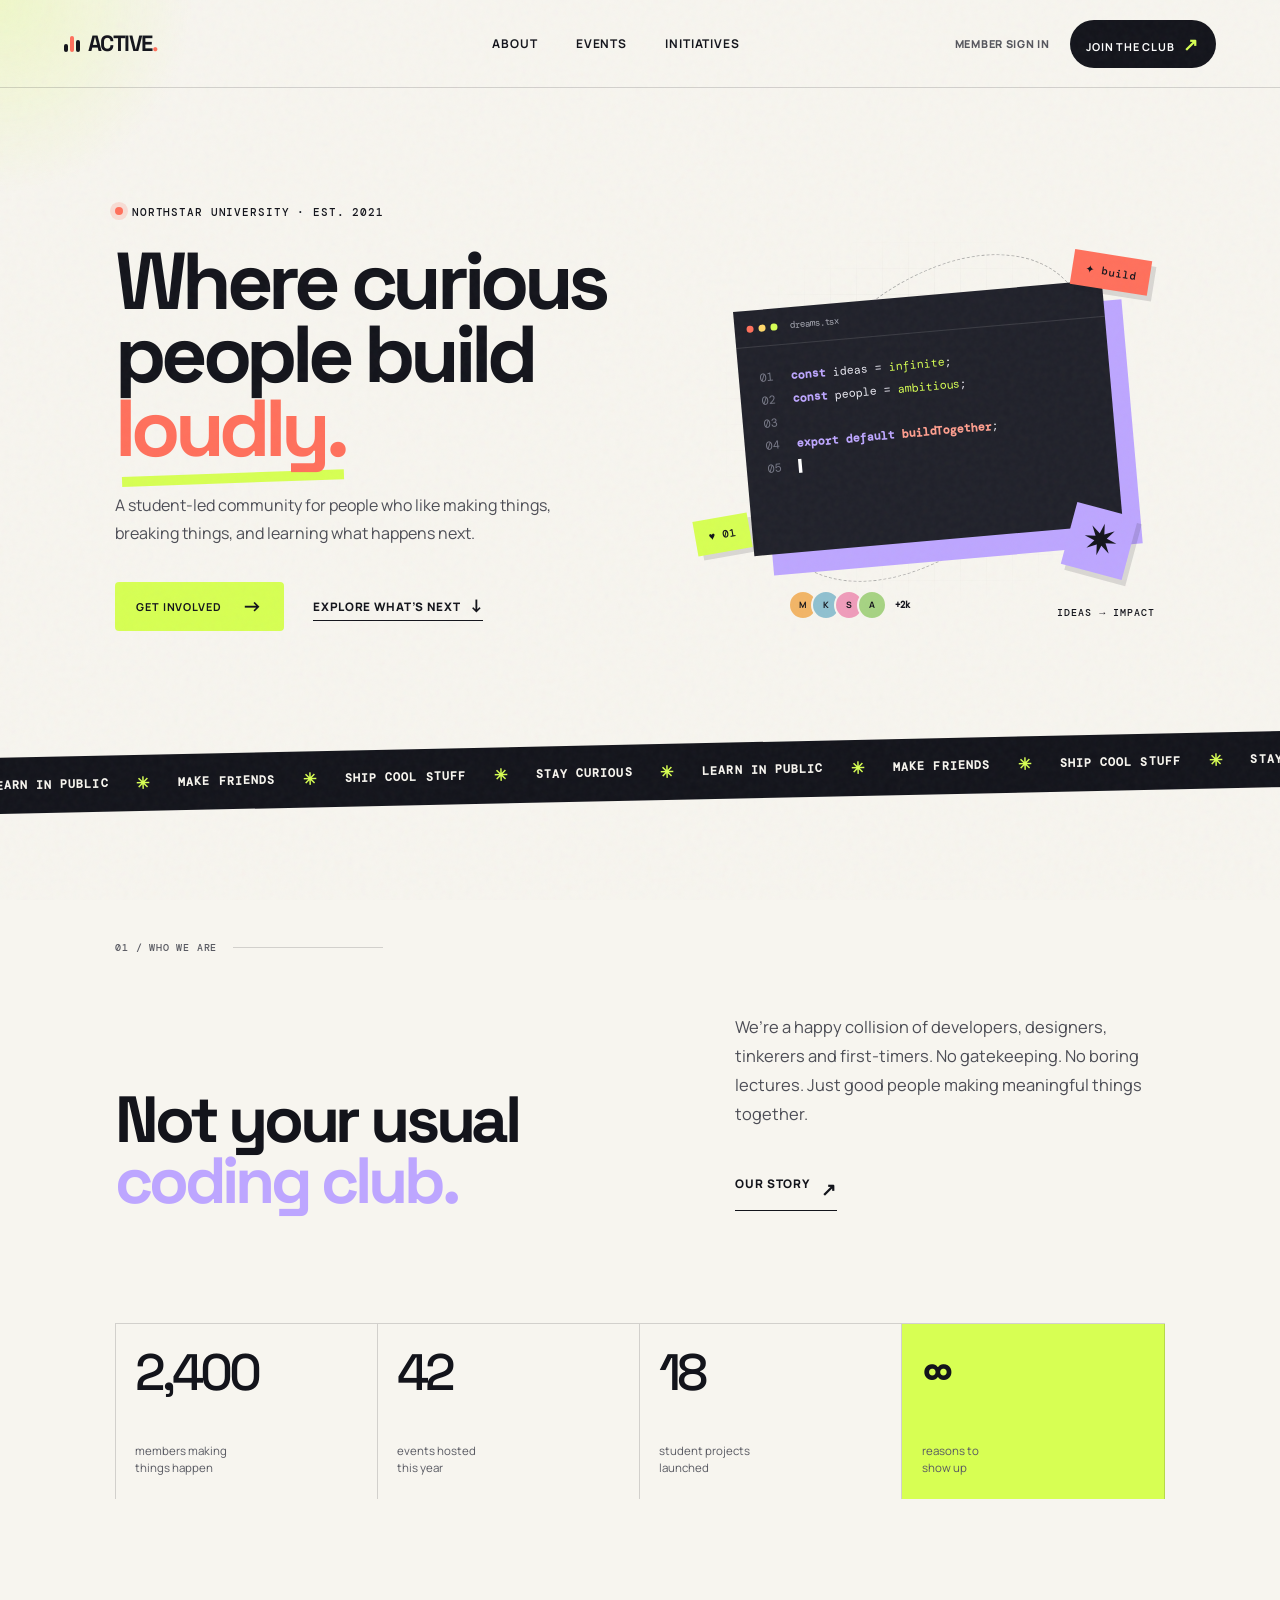
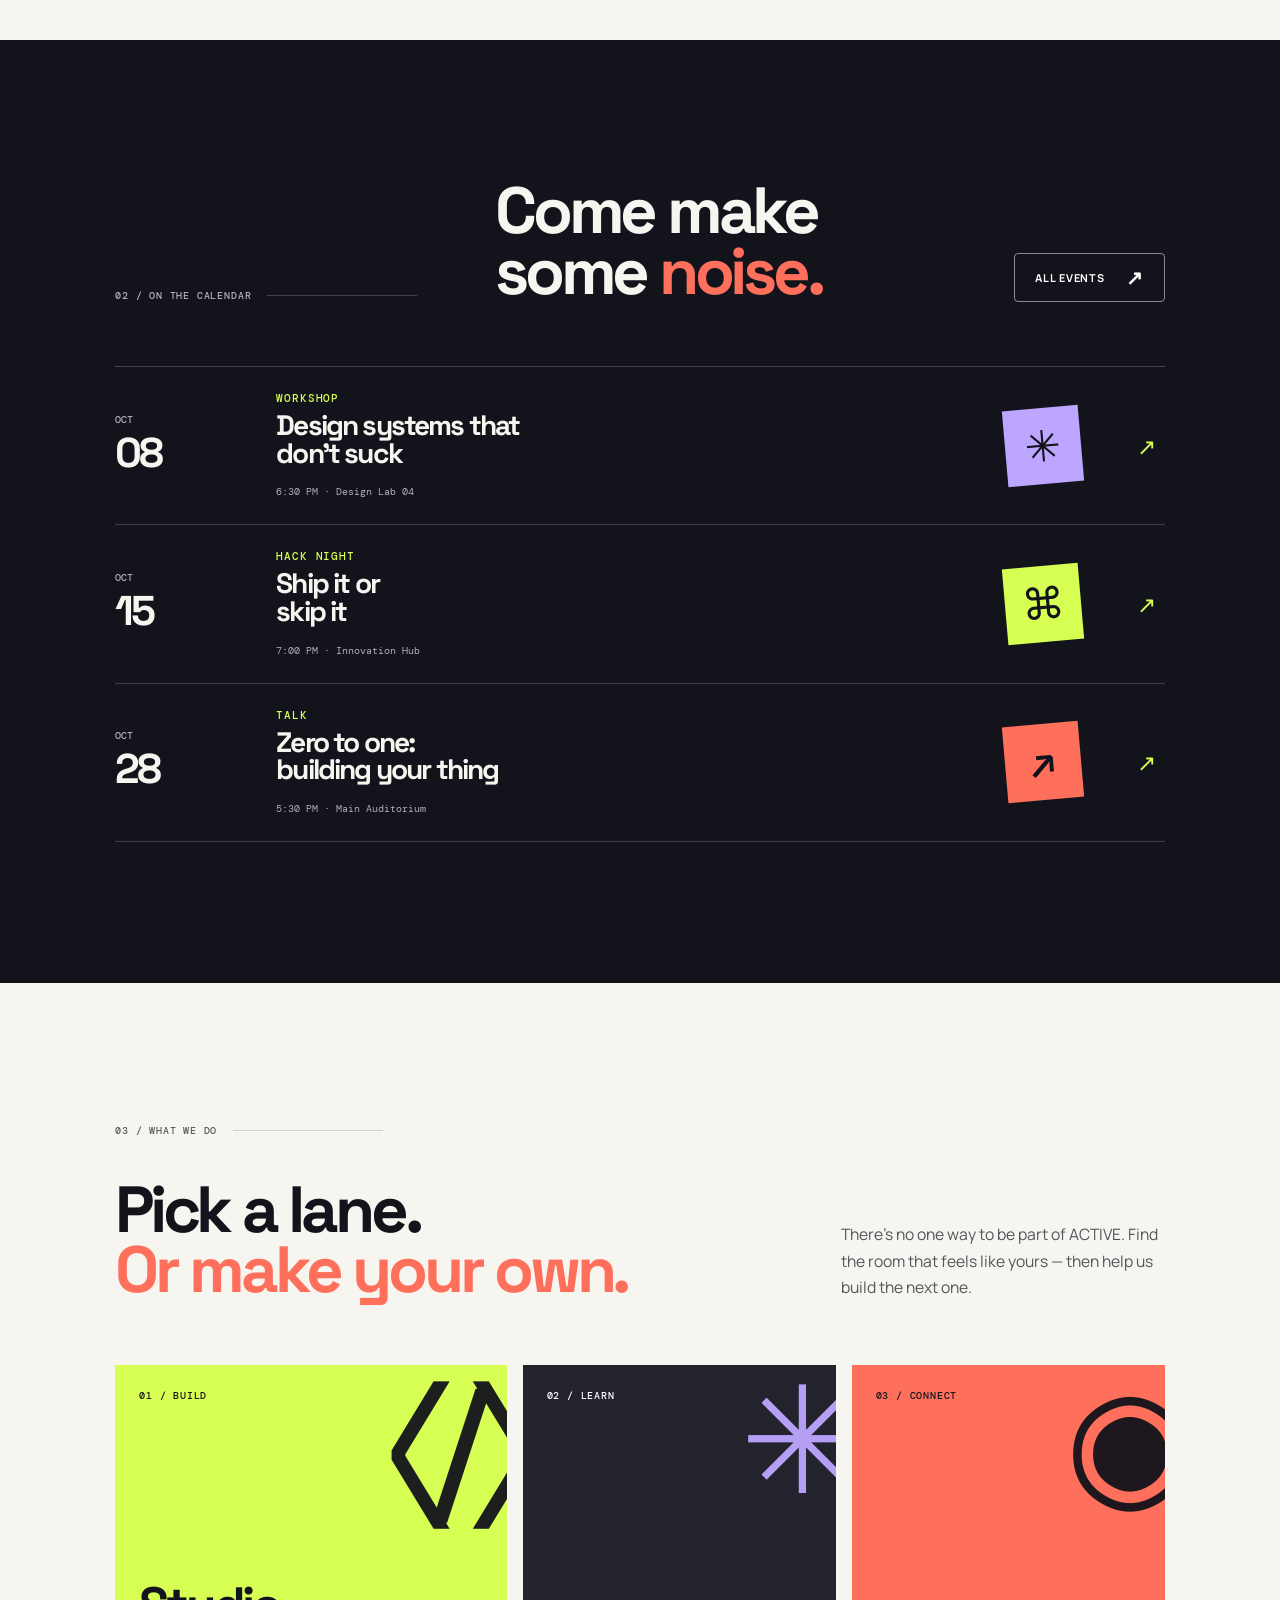
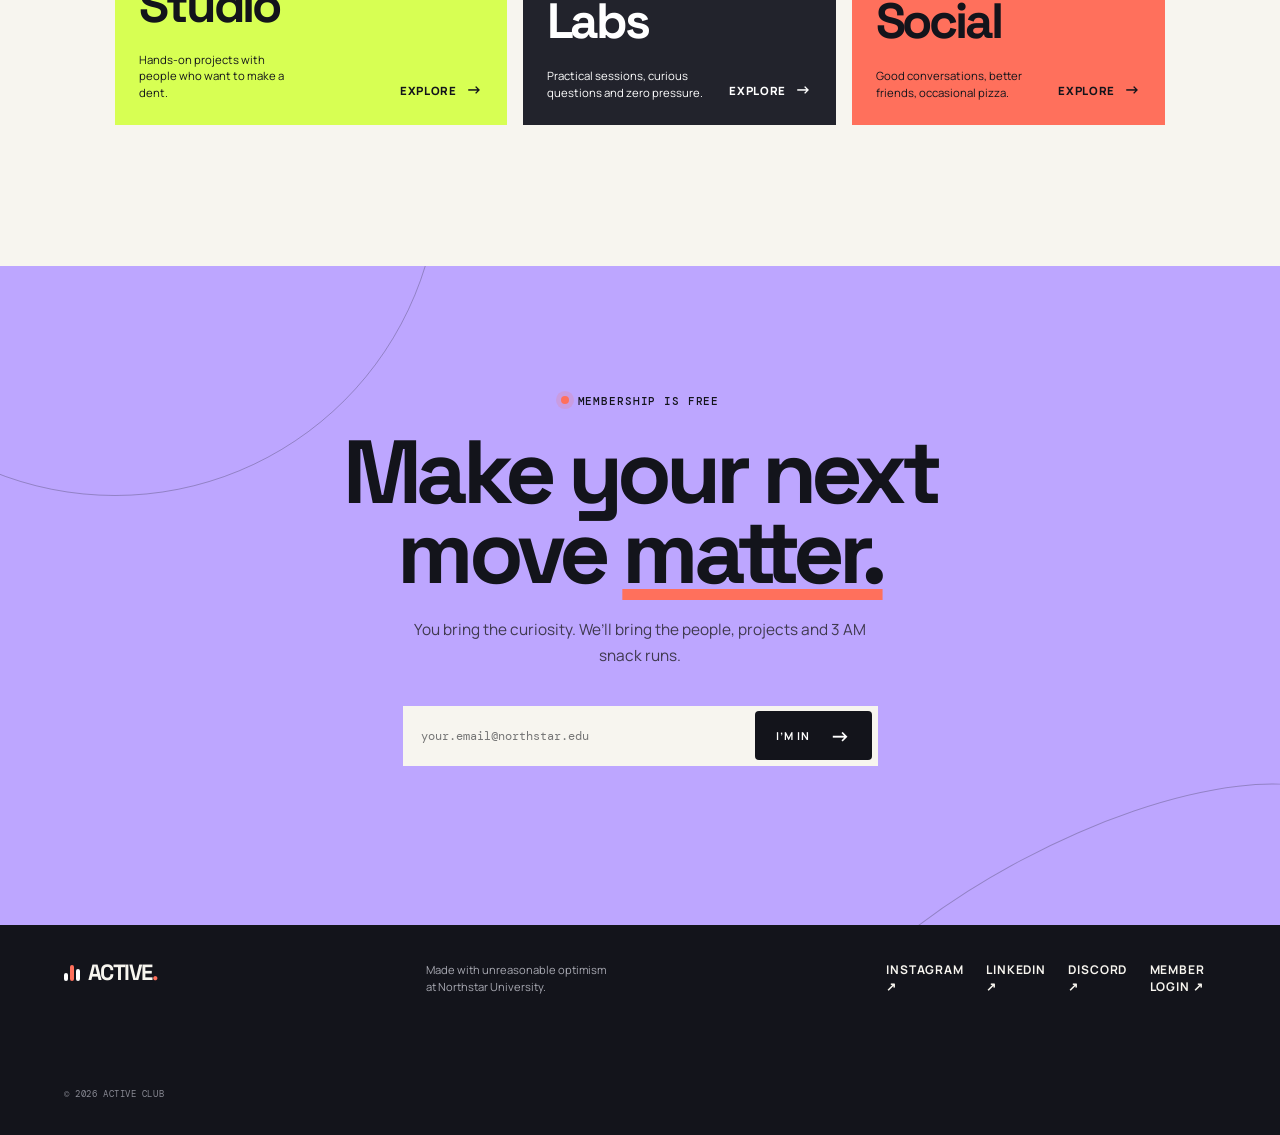
<file: index.html>
<!doctype html>
<html lang="en">
  <head>
    <meta charset="UTF-8" />
    <meta name="viewport" content="width=device-width, initial-scale=1.0" />
    <meta name="description" content="Active — a student-led developer community at Northstar University." />
    <title>ACTIVE — Northstar Dev Club</title>
    <link rel="preconnect" href="https://fonts.googleapis.com" />
    <link rel="preconnect" href="https://fonts.gstatic.com" crossorigin />
    <link href="https://fonts.googleapis.com/css2?family=DM+Mono:wght@400;500&amp;family=Manrope:wght@400;500;600;700;800&amp;family=Space+Grotesk:wght@400;500;600;700&amp;display=swap" rel="stylesheet" />
    <link rel="stylesheet" href="styles.css" />
  </head>
  <body>
    <div class="noise" aria-hidden="true"></div>
    <div class="cursor-glow" aria-hidden="true"></div>

    <header class="site-header">
      <a class="brand" href="#top" aria-label="Active home">
        <span class="brand-mark"><i></i><i></i><i></i></span>
        <span>ACTIVE<span class="brand-dot">.</span></span>
      </a>

      <nav class="desktop-nav" aria-label="Main navigation">
        <a href="#about">About</a>
        <a href="#events">Events</a>
        <a href="#initiatives">Initiatives</a>
      </nav>
      <div class="header-actions">
        <a class="member-login desktop-login" href="login.html">Member sign in</a>
        <a class="nav-cta desktop-cta" href="#join">Join the club <span>↗</span></a>
      </div>
      <button class="menu-toggle" aria-label="Open menu" aria-expanded="false"><span></span><span></span></button>
    </header>

    <main id="top">
      <section class="hero" aria-labelledby="hero-title">
        <div class="hero-copy reveal">
          <p class="eyebrow"><span class="pulse"></span>Northstar University · Est. 2021</p>
          <h1 id="hero-title">Where curious<br />people build <em>loudly.</em></h1>
          <p class="hero-description">A student-led community for people who like making things, breaking things, and learning what happens next.</p>
          <div class="hero-actions">
            <a class="button button-primary" href="#join">Get involved <span>→</span></a>
            <a class="text-link" href="#events">Explore what’s next <span>↓</span></a>
          </div>
        </div>

        <div class="hero-visual reveal reveal-delay" aria-label="Animated club activity graphic">
          <div class="visual-orbit orbit-one"></div>
          <div class="visual-orbit orbit-two"></div>
          <div class="visual-grid"></div>
          <div class="code-window">
            <div class="window-bar"><span></span><span></span><span></span><b>dreams.tsx</b></div>
            <div class="code-lines">
              <p><span>01</span><b>const</b> ideas = <i>infinite</i>;</p>
              <p><span>02</span><b>const</b> people = <i>ambitious</i>;</p>
              <p><span>03</span></p>
              <p><span>04</span><b>export default</b> <strong>buildTogether</strong>;</p>
              <p><span>05</span><em>▍</em></p>
            </div>
          </div>
          <div class="floating-chip chip-star">✦ build</div>
          <div class="floating-chip chip-heart">♥ 01</div>
          <div class="floating-chip chip-spark">✷</div>
          <div class="avatar-stack" aria-label="Club members">
            <span class="avatar avatar-1">M</span><span class="avatar avatar-2">K</span><span class="avatar avatar-3">S</span><span class="avatar avatar-4">A</span><span class="avatar-count">+2k</span>
          </div>
          <p class="visual-caption">ideas → impact</p>
        </div>
      </section>

      <section class="ticker" aria-label="Club values">
        <div class="ticker-track">
          <span>LEARN IN PUBLIC <b>✳</b></span><span>MAKE FRIENDS <b>✳</b></span><span>SHIP COOL STUFF <b>✳</b></span><span>STAY CURIOUS <b>✳</b></span>
          <span>LEARN IN PUBLIC <b>✳</b></span><span>MAKE FRIENDS <b>✳</b></span><span>SHIP COOL STUFF <b>✳</b></span><span>STAY CURIOUS <b>✳</b></span>
        </div>
      </section>

      <section class="manifesto section-pad" id="about">
        <div class="section-label reveal"><span>01 / WHO WE ARE</span><span class="label-line"></span></div>
        <div class="manifesto-grid">
          <h2 class="reveal">Not your usual<br /><span>coding club.</span></h2>
          <div class="manifesto-copy reveal reveal-delay">
            <p>We’re a happy collision of developers, designers, tinkerers and first-timers. No gatekeeping. No boring lectures. Just good people making meaningful things together.</p>
            <a class="arrow-link" href="#initiatives">Our story <span>↗</span></a>
          </div>
        </div>
        <div class="stats-grid">
          <article class="stat-card reveal"><strong data-target="2400">0</strong><span>members making<br />things happen</span></article>
          <article class="stat-card reveal reveal-delay"><strong data-target="42">0</strong><span>events hosted<br />this year</span></article>
          <article class="stat-card reveal reveal-delay-2"><strong data-target="18">0</strong><span>student projects<br />launched</span></article>
          <article class="stat-card stat-card-highlight reveal reveal-delay-3"><strong>∞</strong><span>reasons to<br />show up</span></article>
        </div>
      </section>

      <section class="events section-pad" id="events">
        <div class="section-heading">
          <div class="section-label reveal"><span>02 / ON THE CALENDAR</span><span class="label-line"></span></div>
          <h2 class="reveal">Come make<br />some <em>noise.</em></h2>
          <a class="button button-outline reveal" href="#join">All events <span>↗</span></a>
        </div>
        <div class="event-list">
          <article class="event-card reveal">
            <div class="event-date"><b>OCT</b><strong>08</strong></div>
            <div class="event-info"><p class="event-type">WORKSHOP</p><h3>Design systems that<br />don’t suck</h3><span>6:30 PM · Design Lab 04</span></div>
            <div class="event-art art-purple"><span>✳</span></div>
            <a href="#join" aria-label="Learn about Design systems workshop">↗</a>
          </article>
          <article class="event-card reveal">
            <div class="event-date"><b>OCT</b><strong>15</strong></div>
            <div class="event-info"><p class="event-type">HACK NIGHT</p><h3>Ship it or<br />skip it</h3><span>7:00 PM · Innovation Hub</span></div>
            <div class="event-art art-lime"><span>⌘</span></div>
            <a href="#join" aria-label="Learn about Hack Night">↗</a>
          </article>
          <article class="event-card reveal">
            <div class="event-date"><b>OCT</b><strong>28</strong></div>
            <div class="event-info"><p class="event-type">TALK</p><h3>Zero to one:<br />building your thing</h3><span>5:30 PM · Main Auditorium</span></div>
            <div class="event-art art-orange"><span>↗</span></div>
            <a href="#join" aria-label="Learn about Zero to one talk">↗</a>
          </article>
        </div>
      </section>

      <section class="initiatives section-pad" id="initiatives">
        <div class="section-label reveal"><span>03 / WHAT WE DO</span><span class="label-line"></span></div>
        <div class="initiative-intro">
          <h2 class="reveal">Pick a lane.<br /><em>Or make your own.</em></h2>
          <p class="reveal">There’s no one way to be part of ACTIVE. Find the room that feels like yours — then help us build the next one.</p>
        </div>
        <div class="initiative-grid">
          <article class="initiative-card initiative-featured reveal">
            <p>01 / BUILD</p><span class="initiative-icon">⟨/⟩</span><h3>Studio</h3><div><span>Hands-on projects with people who want to make a dent.</span><a href="#join">Explore <b>→</b></a></div>
          </article>
          <article class="initiative-card initiative-dark reveal reveal-delay">
            <p>02 / LEARN</p><span class="initiative-icon">✳</span><h3>Labs</h3><div><span>Practical sessions, curious questions and zero pressure.</span><a href="#join">Explore <b>→</b></a></div>
          </article>
          <article class="initiative-card initiative-coral reveal reveal-delay-2">
            <p>03 / CONNECT</p><span class="initiative-icon">◉</span><h3>Social</h3><div><span>Good conversations, better friends, occasional pizza.</span><a href="#join">Explore <b>→</b></a></div>
          </article>
        </div>
      </section>

      <section class="join" id="join">
        <div class="join-shape shape-a"></div><div class="join-shape shape-b"></div>
        <p class="eyebrow"><span class="pulse"></span>MEMBERSHIP IS FREE</p>
        <h2>Make your next<br />move <em>matter.</em></h2>
        <p>You bring the curiosity. We’ll bring the people, projects and 3 AM snack runs.</p>
        <form class="join-form" id="join-form">
          <label class="sr-only" for="email">Your university email</label>
          <input id="email" name="email" type="email" placeholder="your.email@northstar.edu" required />
          <button class="button button-dark" type="submit">I’m in <span>→</span></button>
        </form>
        <p class="form-message" aria-live="polite"></p>
      </section>
    </main>

    <footer>
      <a class="brand" href="#top"><span class="brand-mark"><i></i><i></i><i></i></span><span>ACTIVE<span class="brand-dot">.</span></span></a>
      <p>Made with unreasonable optimism<br />at Northstar University.</p>
      <div class="footer-links"><a href="#top">Instagram ↗</a><a href="#top">LinkedIn ↗</a><a href="#top">Discord ↗</a><a href="login.html">Member login ↗</a></div>
      <span class="copyright">© 2026 ACTIVE CLUB</span>
    </footer>
    <script src="script.js"></script>
  </body>
</html>
</file>
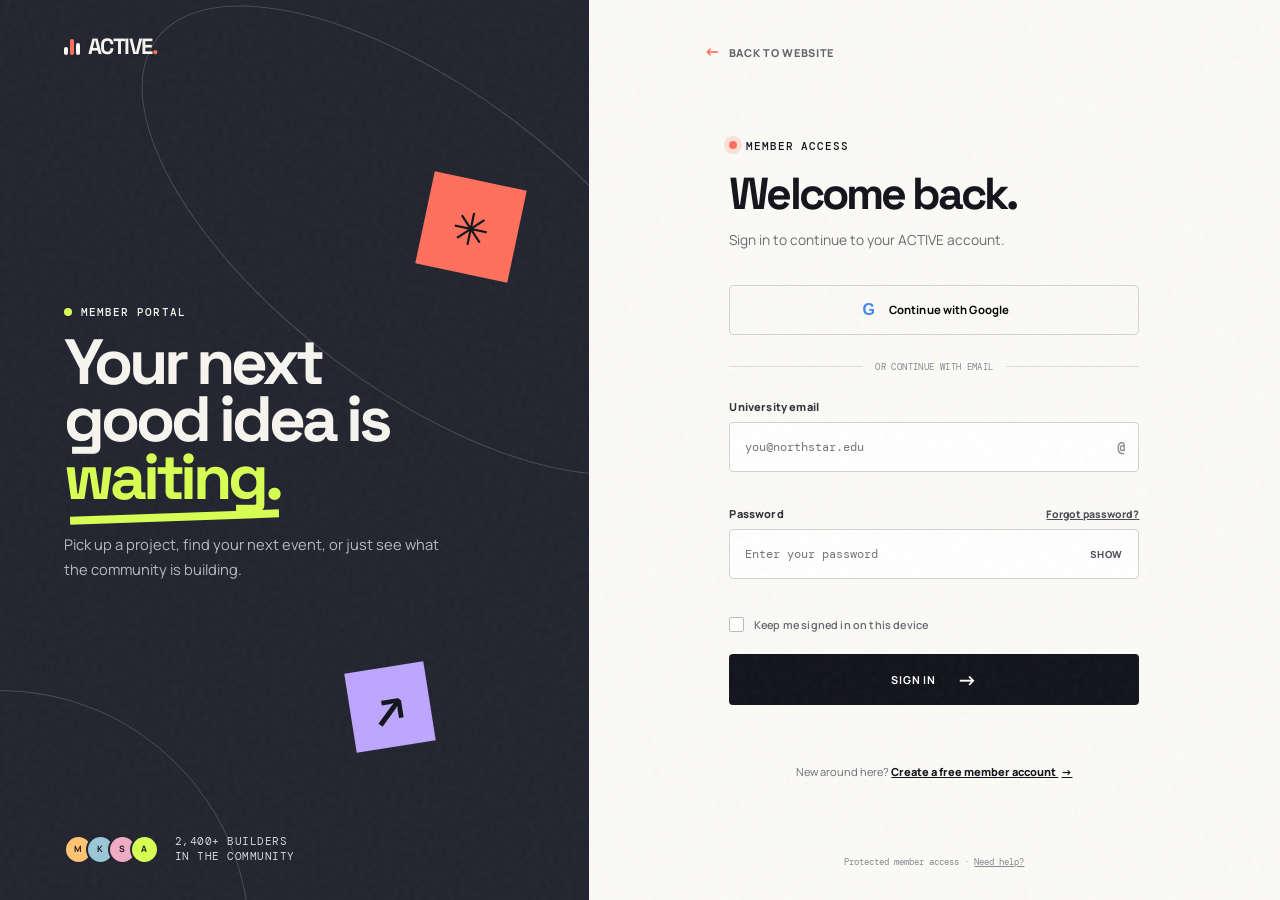
<file: login.html>
<!doctype html>
<html lang="en">
  <head>
    <meta charset="UTF-8" />
    <meta name="viewport" content="width=device-width, initial-scale=1.0" />
    <meta name="description" content="Sign in to your ACTIVE member account." />
    <title>Member sign in — ACTIVE</title>
    <link rel="preconnect" href="https://fonts.googleapis.com" />
    <link rel="preconnect" href="https://fonts.gstatic.com" crossorigin />
    <link href="https://fonts.googleapis.com/css2?family=DM+Mono:wght@400;500&amp;family=Manrope:wght@400;500;600;700;800&amp;family=Space+Grotesk:wght@400;500;600;700&amp;display=swap" rel="stylesheet" />
    <link rel="stylesheet" href="styles.css" />
    <link rel="stylesheet" href="login.css" />
  </head>
  <body class="login-body">
    <div class="noise" aria-hidden="true"></div>
    <main class="login-shell">
      <section class="login-poster" aria-labelledby="poster-title">
        <a class="brand light-brand" href="index.html" aria-label="Back to Active home">
          <span class="brand-mark"><i></i><i></i><i></i></span>
          <span>ACTIVE<span class="brand-dot">.</span></span>
        </a>
        <div class="poster-copy">
          <p class="poster-kicker"><span></span> MEMBER PORTAL</p>
          <h1 id="poster-title">Your next<br />good idea is<br /><em>waiting.</em></h1>
          <p>Pick up a project, find your next event, or just see what the community is building.</p>
        </div>
        <div class="poster-footer">
          <div class="member-miniatures" aria-hidden="true"><i>M</i><i>K</i><i>S</i><i>A</i></div>
          <span>2,400+ builders<br />in the community</span>
        </div>
        <div class="poster-orbit orbit-a"></div>
        <div class="poster-orbit orbit-b"></div>
        <span class="poster-spark spark-one">✳</span><span class="poster-spark spark-two">↗</span>
      </section>

      <section class="login-panel" aria-labelledby="login-title">
        <a class="back-home" href="index.html"><span>←</span> Back to website</a>
        <div class="login-content">
          <div class="login-heading">
            <p class="eyebrow"><span class="pulse"></span>MEMBER ACCESS</p>
            <h2 id="login-title">Welcome back.</h2>
            <p>Sign in to continue to your ACTIVE account.</p>
          </div>
          <button class="sso-button" id="sso-button" type="button">
            <span class="google-mark" aria-hidden="true">G</span> Continue with Google
          </button>
          <div class="or-divider"><span>OR CONTINUE WITH EMAIL</span></div>
          <form class="login-form" id="login-form" novalidate>
            <label for="member-email">University email</label>
            <div class="input-wrap"><input id="member-email" name="email" type="email" autocomplete="email" placeholder="you@northstar.edu" required /><span class="field-icon">@</span></div>
            <p class="field-error" id="email-error"></p>
            <div class="password-label"><label for="member-password">Password</label><a href="#reset" id="reset-link">Forgot password?</a></div>
            <div class="input-wrap"><input id="member-password" name="password" type="password" autocomplete="current-password" placeholder="Enter your password" required minlength="8" /><button class="password-toggle" type="button" aria-label="Show password" aria-pressed="false">Show</button></div>
            <p class="field-error" id="password-error"></p>
            <label class="remember"><input id="remember" type="checkbox" /><span></span> Keep me signed in on this device</label>
            <button class="button button-dark submit-button" type="submit">Sign in <span>→</span></button>
            <p class="login-message" role="status" aria-live="polite"></p>
          </form>
          <p class="new-member">New around here? <a href="index.html#join">Create a free member account <span>→</span></a></p>
        </div>
        <p class="privacy-note">Protected member access · <a href="index.html">Need help?</a></p>
      </section>
    </main>
    <script src="login.js"></script>
  </body>
</html>
</file>
<file: styles.css>
:root { --ink:#13141b; --paper:#f7f5ef; --lime:#d7ff53; --coral:#ff705c; --lilac:#bda6ff; --muted:#686972; --line:rgba(19,20,27,.16); }
* { box-sizing:border-box; }
html { scroll-behavior:smooth; }
body { margin:0; background:var(--paper); color:var(--ink); font-family:Manrope,Arial,sans-serif; overflow-x:hidden; }
.noise { position:fixed; inset:0; opacity:.075; pointer-events:none; z-index:10; background-image:url("data:image/svg+xml,%3Csvg viewBox='0 0 180 180' xmlns='http://www.w3.org/2000/svg'%3E%3Cfilter id='n'%3E%3CfeTurbulence type='fractalNoise' baseFrequency='.8' numOctaves='4' stitchTiles='stitch'/%3E%3C/filter%3E%3Crect width='100%25' height='100%25' filter='url(%23n)' opacity='.5'/%3E%3C/svg%3E"); }
.cursor-glow { width:420px; height:420px; position:fixed; top:-210px; left:-210px; pointer-events:none; z-index:-1; background:radial-gradient(circle,rgba(215,255,83,.24),transparent 65%); border-radius:50%; transition:transform .12s linear; }
a { color:inherit; text-decoration:none; }
.site-header { height:88px; display:flex; align-items:center; justify-content:space-between; padding:0 clamp(1.4rem,5vw,5.4rem); border-bottom:1px solid var(--line); position:relative; z-index:4; }
.brand { display:inline-flex; align-items:center; gap:8px; font:bold 1.38rem/1 "Space Grotesk",sans-serif; letter-spacing:-.07em; }
.brand-dot { color:var(--coral); }.brand-mark { display:flex; gap:2px; align-items:flex-end; height:18px; }.brand-mark i { display:block; width:4px; background:var(--ink); border-radius:3px; }.brand-mark i:nth-child(1){height:8px}.brand-mark i:nth-child(2){height:16px;background:var(--coral)}.brand-mark i:nth-child(3){height:12px}
.desktop-nav { display:flex; gap:2.4rem; margin-left:7.5rem; }.desktop-nav a,.footer-links a { font-size:.75rem; font-weight:700; text-transform:uppercase; letter-spacing:.07em; transition:color .2s; }.desktop-nav a:hover,.footer-links a:hover { color:var(--coral); }
.header-actions { display:flex; align-items:center; gap:1.25rem; }.member-login { font-size:.68rem; font-weight:800; text-transform:uppercase; letter-spacing:.065em; color:#55565d; transition:color .2s; }.member-login:hover { color:var(--coral); }.nav-cta { padding:.75rem 1.05rem; background:var(--ink); color:#fff; border-radius:99px; text-transform:uppercase; font:700 .68rem Manrope,sans-serif; letter-spacing:.07em; }.nav-cta span { color:var(--lime); font-size:1.1rem; margin-left:.4rem; }.menu-toggle { display:none; border:0; background:none; }
.hero { min-height:650px; padding:clamp(4rem,9vw,8.5rem) clamp(1.4rem,9vw,10rem) 7rem; display:grid; grid-template-columns:minmax(360px,1.05fr) minmax(320px,.95fr); align-items:center; gap:4vw; position:relative; }
.eyebrow,.event-type { margin:0; font:500 .68rem "DM Mono",monospace; letter-spacing:.08em; text-transform:uppercase; }.pulse { width:8px; height:8px; background:var(--coral); display:inline-block; border-radius:50%; margin:0 .55rem 1px 0; box-shadow:0 0 0 5px rgba(255,112,92,.18); animation:pulse 1.7s infinite; }
h1,h2,h3 { margin:0; font-family:"Space Grotesk",sans-serif; letter-spacing:-.065em; } h1 { font-size:clamp(3.5rem,6.3vw,6.8rem); line-height:.91; margin:1.6rem 0 1.7rem; } h1 em,h2 em { font-style:normal; color:var(--coral); } h1 em { position:relative; } h1 em:after { content:""; position:absolute; left:3%; right:0; bottom:-.04em; height:.12em; background:var(--lime); transform:rotate(-2deg); z-index:-1; }
.hero-description { max-width:31rem; color:#4c4d55; font-size:1rem; line-height:1.7; margin:0; }.hero-actions { display:flex; align-items:center; gap:1.8rem; margin-top:2.2rem; }.button { display:inline-flex; align-items:center; justify-content:center; gap:1.3rem; padding:1rem 1.25rem; border:1px solid transparent; border-radius:4px; cursor:pointer; text-transform:uppercase; letter-spacing:.08em; font:700 .68rem Manrope,sans-serif; transition:transform .2s,background .2s; }.button:hover { transform:translateY(-3px); }.button span { font-size:1.25rem; line-height:0; }.button-primary { background:var(--lime); }.text-link { font-size:.73rem; font-weight:800; text-transform:uppercase; letter-spacing:.06em; border-bottom:1px solid var(--ink); padding-bottom:4px; }.text-link span { margin-left:.4rem; font-size:1.1rem; }
.hero-visual { height:430px; position:relative; isolation:isolate; }.visual-grid { position:absolute; inset:3% 2%; background-image:linear-gradient(rgba(19,20,27,.06) 1px,transparent 1px),linear-gradient(90deg,rgba(19,20,27,.06) 1px,transparent 1px); background-size:26px 26px; mask-image:radial-gradient(ellipse,black,transparent 68%); }.visual-orbit { position:absolute; border:1px solid rgba(19,20,27,.3); border-radius:50%; left:50%; top:50%; transform:translate(-50%,-50%) rotate(-25deg); }.orbit-one { width:370px;height:180px; }.orbit-two { width:250px;height:390px; transform:translate(-50%,-50%) rotate(45deg); border-style:dashed; }
.code-window { width:min(370px,82%); height:245px; background:#20212a; color:#e9e9f2; position:absolute; top:50%; left:50%; transform:translate(-50%,-50%) rotate(-5deg); box-shadow:18px 21px 0 var(--lilac); z-index:1; }.window-bar { height:37px; display:flex; align-items:center; gap:5px; padding:0 12px; border-bottom:1px solid rgba(255,255,255,.12); }.window-bar span { width:7px;height:7px;border-radius:50%;background:#ff705c }.window-bar span:nth-child(2){background:#ffd86b}.window-bar span:nth-child(3){background:#d7ff53}.window-bar b { margin-left:7px; color:#a6a7b2; font:400 .59rem "DM Mono",monospace; }.code-lines { padding:20px 21px; font:400 .73rem/1.95 "DM Mono",monospace; }.code-lines p { margin:0; }.code-lines p>span { display:inline-block;width:31px;color:#777987; }.code-lines b{color:#bda6ff}.code-lines i{color:#d7ff53;font-style:normal}.code-lines strong{color:#ff9f8f}.code-lines em{color:#fff;font-style:normal;animation:blink .8s infinite}
.floating-chip { position:absolute; z-index:2; padding:.65rem .85rem; font:500 .67rem "DM Mono",monospace; box-shadow:5px 5px 0 rgba(19,20,27,.13); }.chip-star { background:var(--coral); right:3%; top:12%; transform:rotate(9deg); }.chip-heart { background:var(--lime); left:1%; bottom:19%; transform:rotate(-10deg); }.chip-spark { font-size:2.7rem; line-height:1; background:var(--lilac); right:7%; bottom:14%; transform:rotate(15deg); }
.avatar-stack { position:absolute; z-index:3; bottom:3%; left:22%; display:flex; align-items:center; }.avatar { width:30px;height:30px;display:grid;place-items:center;border:2px solid var(--paper);border-radius:50%;font:700 .55rem Manrope,sans-serif;margin-left:-7px; }.avatar-1{background:#f2b566}.avatar-2{background:#8fc0d0}.avatar-3{background:#ef9cba}.avatar-4{background:#a6d383}.avatar-count{font:700 .58rem "DM Mono",monospace;margin-left:8px}.visual-caption { font:500 .63rem "DM Mono",monospace;text-transform:uppercase;position:absolute;right:2%;bottom:1%;letter-spacing:.1em; }
.ticker { overflow:hidden; background:var(--ink); color:var(--paper); white-space:nowrap; padding:1.05rem 0; transform:rotate(-1.2deg) scale(1.02); position:relative;z-index:3; }.ticker-track { display:flex;width:max-content; animation:ticker 25s linear infinite; }.ticker span { display:inline-flex;align-items:center;gap:1.7rem;margin-right:1.7rem;font:600 .72rem "DM Mono",monospace;letter-spacing:.08em; }.ticker b{color:var(--lime);font-size:1rem}
.section-pad { padding:clamp(5.5rem,11vw,10rem) clamp(1.4rem,9vw,10rem); }.section-label { display:flex; align-items:center; gap:1rem; color:#595a62; font:500 .63rem "DM Mono",monospace; letter-spacing:.08em; }.label-line { height:1px; flex:1; background:var(--line); max-width:150px; }
.manifesto-grid { display:grid;grid-template-columns:1fr .85fr;gap:9vw;align-items:end;margin-top:2.7rem; }.manifesto h2,.events h2,.initiatives h2 { font-size:clamp(2.8rem,5.1vw,5.8rem); line-height:.93; }.manifesto h2 span { color:var(--lilac); }.manifesto-copy { color:#4c4d55; font-size:1.03rem; line-height:1.75; max-width:30rem; }.arrow-link { display:inline-flex;margin-top:1.8rem;font-size:.74rem;font-weight:800;text-transform:uppercase;letter-spacing:.07em;border-bottom:1px solid;padding-bottom:.35rem;color:var(--ink); }.arrow-link span{font-size:1.1rem;margin-left:.7rem}.stats-grid { display:grid;grid-template-columns:repeat(4,1fr);border-top:1px solid var(--line);margin-top:7rem; }.stat-card { min-height:175px;padding:1.4rem 1.2rem;border-right:1px solid var(--line);display:flex;flex-direction:column;justify-content:space-between; }.stat-card:first-child{border-left:1px solid var(--line)}.stat-card strong{font:500 clamp(2.7rem,4vw,4.6rem)/1 "Space Grotesk",sans-serif;letter-spacing:-.08em}.stat-card span { color:#595a62;font-size:.72rem;line-height:1.45}.stat-card-highlight { background:var(--lime); }
.events { background:var(--ink);color:var(--paper); }.events .section-label { color:#b0b0ba;}.events .label-line{background:rgba(255,255,255,.2)}.section-heading { display:grid;grid-template-columns:1fr 1.4fr auto;align-items:end;gap:2rem; }.button-outline{border-color:rgba(255,255,255,.5);color:#fff;align-self:end}.event-list{margin-top:4rem;border-top:1px solid rgba(255,255,255,.2)}.event-card{display:grid;grid-template-columns:145px 1fr 140px 36px;gap:1rem;align-items:center;padding:1.5rem 0;border-bottom:1px solid rgba(255,255,255,.18);transition:padding .3s,background .3s}.event-card:hover{background:#292a34;padding-left:1rem;padding-right:1rem}.event-date{font-family:"Space Grotesk",sans-serif}.event-date b{font:500 .64rem "DM Mono",monospace;display:block;color:#afafb9}.event-date strong{font-size:2.6rem;letter-spacing:-.08em}.event-info h3{font-size:clamp(1.4rem,2.2vw,2.2rem);line-height:.98;margin:.43rem 0 .7rem}.event-info span{color:#b0b0ba;font:400 .64rem "DM Mono",monospace}.event-type{color:var(--lime)}.event-art{width:76px;height:76px;display:grid;place-items:center;justify-self:center;font:500 2.7rem "Space Grotesk",sans-serif;transform:rotate(-5deg)}.art-purple{background:var(--lilac);color:var(--ink)}.art-lime{background:var(--lime);color:var(--ink)}.art-orange{background:var(--coral);color:var(--ink)}.event-card>a{font-size:1.45rem;color:var(--lime);text-align:center}
.initiative-intro{display:grid;grid-template-columns:1.25fr .65fr;gap:8vw;align-items:end;margin:2.7rem 0 4rem}.initiative-intro>p{font-size:.98rem;line-height:1.7;color:#53545c;margin:0}.initiative-grid{display:grid;grid-template-columns:1.25fr 1fr 1fr;gap:1rem}.initiative-card{min-height:360px;padding:1.5rem;display:flex;flex-direction:column;position:relative;overflow:hidden;transition:transform .3s}.initiative-card:hover{transform:translateY(-8px)}.initiative-card p{margin:0;font:500 .62rem "DM Mono",monospace;letter-spacing:.08em}.initiative-card h3{font-size:3.1rem;line-height:1;margin-top:auto}.initiative-card>div{display:flex;justify-content:space-between;align-items:end;gap:1rem;margin-top:1.4rem;font-size:.71rem;line-height:1.45;max-width:23rem}.initiative-card>div span{max-width:10rem}.initiative-card a{font-weight:800;text-transform:uppercase;letter-spacing:.06em;white-space:nowrap}.initiative-card a b{font-size:1rem;margin-left:.4rem}.initiative-icon{position:absolute;right:-.08em;top:.02em;font:500 9.3rem/1 "Space Grotesk",sans-serif;letter-spacing:-.12em;opacity:.95}.initiative-featured{background:var(--lime)}.initiative-dark{background:#22232c;color:#fff}.initiative-dark .initiative-icon{color:var(--lilac)}.initiative-coral{background:var(--coral)}
.join { position:relative;overflow:hidden;background:var(--lilac);text-align:center;padding:clamp(5.5rem,10vw,9rem) 1.4rem;isolation:isolate}.join .eyebrow{position:relative;z-index:1}.join h2{position:relative;z-index:1;font-size:clamp(3.4rem,7vw,7.3rem);line-height:.89;margin:1.6rem 0 1.5rem}.join h2 em{color:var(--ink);text-decoration:underline;text-decoration-color:var(--coral);text-decoration-thickness:.12em}.join>p:not(.eyebrow):not(.form-message){position:relative;z-index:1;margin:0 auto;color:#3f394e;max-width:31rem;font-size:.96rem;line-height:1.7}.join-form{position:relative;z-index:1;display:flex;max-width:475px;margin:2.3rem auto 0;background:var(--paper);padding:.33rem}.join input{border:0;outline:0;background:transparent;min-width:0;flex:1;padding:0 .8rem;font:400 .75rem "DM Mono",monospace}.button-dark{background:var(--ink);color:#fff;white-space:nowrap}.form-message{position:relative;z-index:1;min-height:1.2rem;margin:.8rem 0 0;font:500 .68rem "DM Mono",monospace}.shape-a,.shape-b{position:absolute;border:1px solid rgba(19,20,27,.25);border-radius:50%;z-index:0}.shape-a{width:650px;height:650px;top:-420px;left:-210px}.shape-b{width:640px;height:250px;bottom:-170px;right:-120px;transform:rotate(-28deg)}
footer{min-height:210px;background:var(--ink);color:var(--paper);padding:2.2rem clamp(1.4rem,5vw,5.4rem);display:grid;grid-template-columns:1fr 1.3fr 1fr;grid-template-rows:auto auto;gap:2rem;align-items:start}footer .brand-mark i{background:#fff}footer p{margin:0;color:#a8a9b2;font-size:.7rem;line-height:1.55}.footer-links{display:flex;gap:1.4rem;justify-content:end}.copyright{grid-column:1/-1;color:#898a94;font:400 .59rem "DM Mono",monospace;letter-spacing:.06em;align-self:end}
.reveal{opacity:0;transform:translateY(22px);transition:opacity .65s ease,transform .65s ease}.reveal.visible{opacity:1;transform:none}.reveal-delay{transition-delay:.1s}.reveal-delay-2{transition-delay:.2s}.reveal-delay-3{transition-delay:.3s}.sr-only{position:absolute;width:1px;height:1px;overflow:hidden;clip:rect(0,0,0,0);white-space:nowrap}
@keyframes ticker{to{transform:translateX(-50%)}}@keyframes blink{50%{opacity:0}}@keyframes pulse{50%{box-shadow:0 0 0 9px rgba(255,112,92,0)}}
@media (max-width:760px){.site-header{height:72px}.desktop-nav,.desktop-cta,.desktop-login{display:none}.desktop-nav.mobile-open{display:flex;position:absolute;top:71px;left:0;right:0;padding:1.4rem;background:var(--paper);border-bottom:1px solid var(--line);flex-direction:column;gap:1.1rem;margin:0;box-shadow:0 15px 20px rgba(19,20,27,.07)}.menu-toggle{display:flex;flex-direction:column;gap:5px}.menu-toggle span{display:block;background:var(--ink);width:22px;height:2px}.hero{grid-template-columns:1fr;padding-top:4rem;padding-bottom:4rem;gap:2.7rem}.hero-visual{height:350px;max-width:480px;width:100%;margin:auto}.code-window{width:76%;height:215px}.manifesto-grid,.initiative-intro{grid-template-columns:1fr;gap:2rem}.stats-grid{grid-template-columns:1fr 1fr;margin-top:4rem}.stat-card:nth-child(3){border-left:1px solid var(--line)}.section-heading{grid-template-columns:1fr;gap:1.7rem}.button-outline{justify-self:start}.event-card{grid-template-columns:70px 1fr 54px;gap:.8rem}.event-card>a{display:none}.event-date strong{font-size:1.85rem}.event-art{width:50px;height:50px;font-size:1.8rem}.initiative-grid{grid-template-columns:1fr}.initiative-card{min-height:275px}.join-form{flex-direction:column;gap:.4rem;background:transparent;padding:0}.join input{background:var(--paper);height:48px}.join-form .button{height:48px}footer{grid-template-columns:1fr 1fr}footer p{grid-row:2}.footer-links{justify-content:start;flex-direction:column;gap:.65rem}.copyright{grid-column:1/-1}.cursor-glow{display:none}}
@media (prefers-reduced-motion:reduce){*,*::before,*::after{animation-duration:.01ms!important;transition-duration:.01ms!important;scroll-behavior:auto!important}}
</file>
<file: login.css>
:root { --panel:#fbfaf6; }
.login-body { min-height:100vh; background:var(--ink); }
.login-shell { min-height:100vh; display:grid; grid-template-columns:minmax(380px,.92fr) minmax(510px,1.08fr); }
.login-poster { background:#22242f; color:#f7f5ef; padding:2.2rem clamp(2rem,5vw,5.4rem); position:relative; overflow:hidden; display:flex; flex-direction:column; isolation:isolate; }
.light-brand { position:relative; z-index:2; }.light-brand .brand-mark i { background:#fff; }.light-brand .brand-mark i:nth-child(2) { background:var(--coral); }
.poster-copy { position:relative; z-index:2; margin:auto 0; max-width:31rem; }.poster-kicker { display:flex; align-items:center; gap:.55rem; font:500 .67rem "DM Mono",monospace; letter-spacing:.1em; }.poster-kicker span { width:8px; height:8px; background:var(--lime); border-radius:50%; }.poster-copy h1 { font-size:clamp(3.5rem,5vw,6.3rem); margin:.95rem 0 1.6rem; line-height:.9; }.poster-copy h1 em { color:var(--lime); font-style:normal; }.poster-copy>p:last-child { color:#b8b9c4; max-width:25rem; line-height:1.7; font-size:.92rem; }
.poster-footer { position:relative; z-index:2; display:flex; align-items:center; gap:1rem; color:#d6d6de; font:400 .67rem/1.45 "DM Mono",monospace; text-transform:uppercase; letter-spacing:.045em; }.member-miniatures { display:flex; }.member-miniatures i { width:29px; height:29px; border-radius:50%; border:2px solid #22242f; margin-left:-7px; display:grid; place-items:center; font:700 .55rem Manrope,sans-serif; font-style:normal; color:var(--ink); }.member-miniatures i:first-child { margin:0;background:#ffc473 }.member-miniatures i:nth-child(2){background:#9bc7d7}.member-miniatures i:nth-child(3){background:#efacc4}.member-miniatures i:nth-child(4){background:#d7ff53}
.poster-orbit { border:1px solid rgba(255,255,255,.18); position:absolute; border-radius:50%; z-index:0; }.orbit-a { width:670px; height:300px; right:-170px; top:10%; transform:rotate(37deg); }.orbit-b { width:500px; height:500px; left:-250px; bottom:-290px; }.poster-spark { position:absolute; z-index:1; display:grid; place-items:center; }.spark-one { background:var(--coral); color:var(--ink); font-size:2.8rem; width:94px; height:94px; right:12%; top:20%; transform:rotate(12deg); }.spark-two { background:var(--lilac); color:var(--ink); font:500 3.2rem "Space Grotesk",sans-serif; width:80px; height:80px; right:27%; bottom:17%; transform:rotate(-9deg); }
.login-panel { position:relative; background:var(--panel); min-height:100%; padding:2.5rem clamp(2rem,9vw,8.5rem) 2rem; display:flex; flex-direction:column; }.back-home { color:#65666e; font-size:.68rem; font-weight:800; text-transform:uppercase; letter-spacing:.065em; align-self:start; }.back-home span { color:var(--coral); font-size:1rem; margin-right:.32rem; }.login-content { max-width:410px; width:100%; margin:auto; }.login-heading h2 { font-size:clamp(2.5rem,3.5vw,3.55rem); line-height:1; margin:1.2rem 0 .8rem; }.login-heading>p:last-child { margin:0; color:#696a72; font-size:.86rem; }.sso-button { width:100%; margin-top:2.25rem; min-height:50px; border:1px solid #d5d4ce; border-radius:4px; background:transparent; display:flex; align-items:center; justify-content:center; gap:.7rem; font:700 .71rem Manrope,sans-serif; letter-spacing:.01em; cursor:pointer; transition:border .2s,background .2s; }.sso-button:hover { border-color:var(--ink); background:#f1f0ea; }.google-mark { display:grid; place-items:center; width:18px; height:18px; font:700 1rem Arial,sans-serif; color:#4285f4; }.or-divider { display:flex; align-items:center; gap:.8rem; margin:1.65rem 0; color:#888993; font:400 .58rem "DM Mono",monospace; letter-spacing:.04em; }.or-divider:before,.or-divider:after { content:""; flex:1; height:1px; background:#deddd7; }
.login-form label { color:#32333a; display:block; font-size:.69rem; font-weight:800; letter-spacing:.015em; margin-bottom:.5rem; }.input-wrap { position:relative; }.input-wrap input { display:block; width:100%; height:50px; padding:0 43px 0 .9rem; border:1px solid #d4d3cc; outline:0; border-radius:4px; background:#fff; color:var(--ink); font:400 .76rem "DM Mono",monospace; transition:border .2s,box-shadow .2s; }.input-wrap input:focus { border-color:var(--ink); box-shadow:0 0 0 3px rgba(19,20,27,.08); }.input-wrap input.input-error { border-color:#d64b3e; }.field-icon { position:absolute; right:.9rem; top:50%; transform:translateY(-50%); color:#878890; font:500 .9rem "DM Mono",monospace; }.field-error { min-height:17px; margin:.28rem 0 .75rem; color:#c43b30; font:500 .62rem "DM Mono",monospace; }.password-label { display:flex; justify-content:space-between; align-items:baseline; }.password-label a { color:#4d4e56; font-size:.65rem; font-weight:800; text-decoration:underline; }.password-toggle { position:absolute; right:.75rem; top:50%; transform:translateY(-50%); border:0; background:transparent; padding:.3rem; color:#4f5058; font:800 .61rem Manrope,sans-serif; text-transform:uppercase; letter-spacing:.04em; cursor:pointer; }.remember { display:flex !important; align-items:center; gap:.6rem; color:#66676f !important; font-size:.68rem !important; font-weight:600 !important; margin:1.05rem 0 1.4rem !important; cursor:pointer; }.remember input { position:absolute; opacity:0; }.remember span { width:15px; height:15px; background:#fff; border:1px solid #bdbcb7; border-radius:2px; display:grid; place-items:center; }.remember input:checked+span { border-color:var(--ink); background:var(--ink); }.remember input:checked+span:after { content:"✓"; color:white; font-size:.65rem; }.submit-button { width:100%; min-height:51px; }.login-message { min-height:18px; margin:.75rem 0 0; color:#267136; text-align:center; font:500 .65rem "DM Mono",monospace; }.new-member { margin:1.8rem 0 0; text-align:center; color:#6a6b73; font-size:.69rem; }.new-member a { color:var(--ink); font-weight:800; text-decoration:underline; }.new-member a span { text-decoration:none; margin-left:.2rem; }.privacy-note { margin:0; color:#888991; font:400 .59rem "DM Mono",monospace; text-align:center; }.privacy-note a { text-decoration:underline; }
@media (max-width:850px) { .login-shell { grid-template-columns:1fr; }.login-poster { min-height:310px; padding:1.7rem 1.6rem; }.poster-copy { margin:2.8rem 0 1.4rem; }.poster-copy h1 { font-size:3rem; }.poster-copy>p:last-child,.poster-footer { display:none; }.spark-one { width:65px;height:65px;font-size:2rem;right:12%;top:36%; }.spark-two { width:58px;height:58px;font-size:2rem;right:31%;bottom:13%; }.login-panel { min-height:auto; padding:1.7rem 1.6rem 2rem; }.login-content { margin:3.5rem auto; }.privacy-note { margin-top:auto; } }
@media (max-width:420px) { .login-content { margin:3rem auto; }.poster-copy h1 { font-size:2.65rem; } }
</file>
